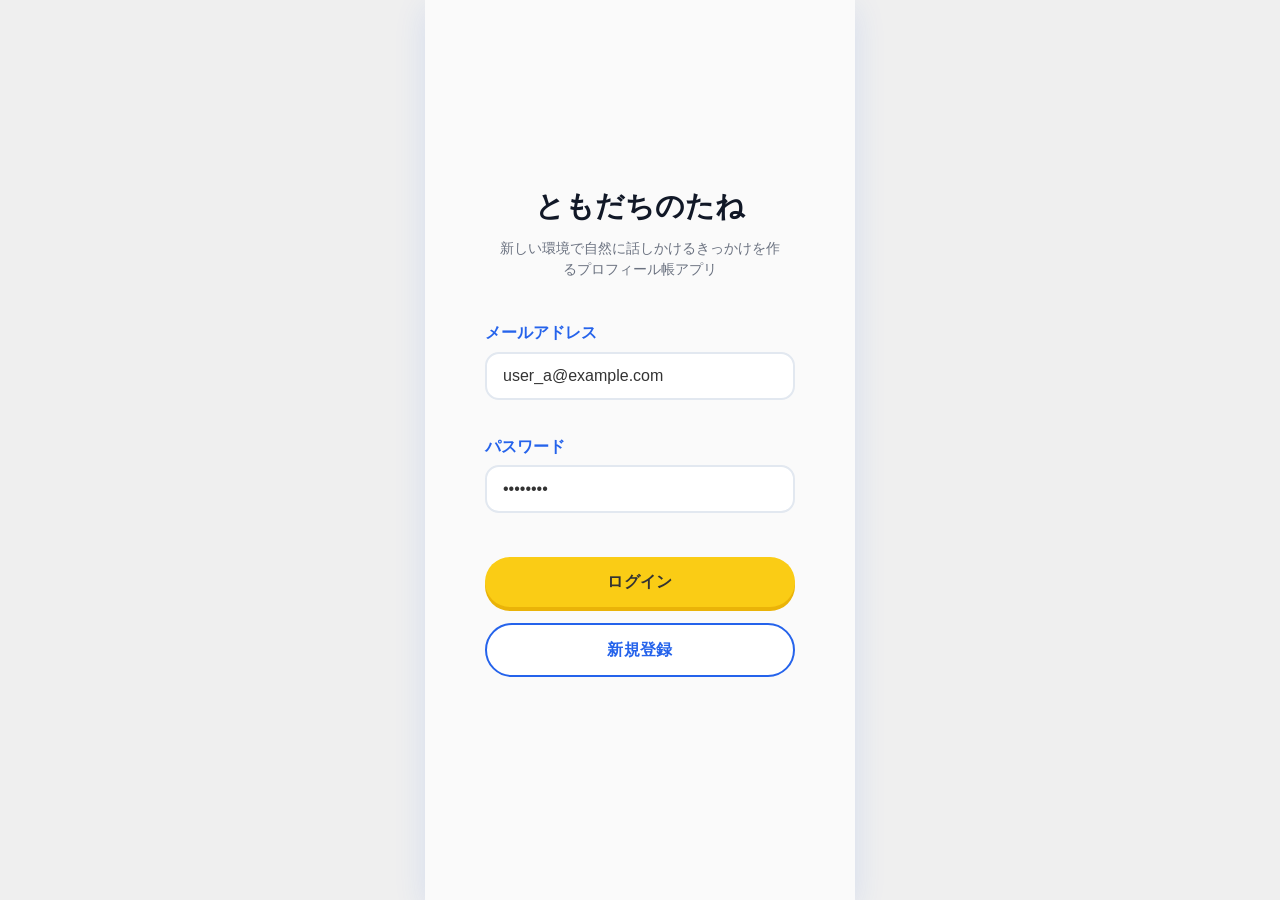
<file: index.html>
<!DOCTYPE html>
<html lang="ja">
<head>
  <meta charset="UTF-8">
  <meta name="viewport" content="width=device-width, initial-scale=1.0">
  <title>ログイン - ともだちのたね</title>
  <link rel="stylesheet" href="./style.css">
</head>
<body>
  <div class="app-container">
    <main class="content" style="display: flex; flex-direction: column; justify-content: center; align-items: center; text-align: center; padding-top: 60px;">
      <h1 style="font-size: 1.8rem; margin-bottom: 10px; color: #111827;">ともだちのたね</h1>
      <p style="font-size: 0.85rem; color: #6b7280; margin-bottom: 40px; max-width: 280px; line-height: 1.5;">
        新しい環境で自然に話しかけるきっかけを作るプロフィール帳アプリ
      </p>

      <div style="width: 100%; max-width: 310px; display: flex; flex-direction: column; gap: 16px;">
        <div class="form-group" style="text-align: left;">
          <label>メールアドレス</label>
          <input type="email" class="form-control" value="user_a@example.com" placeholder="example@domain.com">
        </div>
        <div class="form-group" style="text-align: left;">
          <label>パスワード</label>
          <input type="password" class="form-control" value="••••••••" placeholder="パスワード">
        </div>

        <a href="./home.html" class="btn btn-primary btn-block" style="padding: 12px; margin-top: 10px;">ログイン</a>
        <a href="./signup.html" class="btn btn-secondary btn-block" style="padding: 12px;">新規登録</a>
      </div>
    </main>
  </div>
  <script src="./script.js"></script>
</body>
</html>
</file>
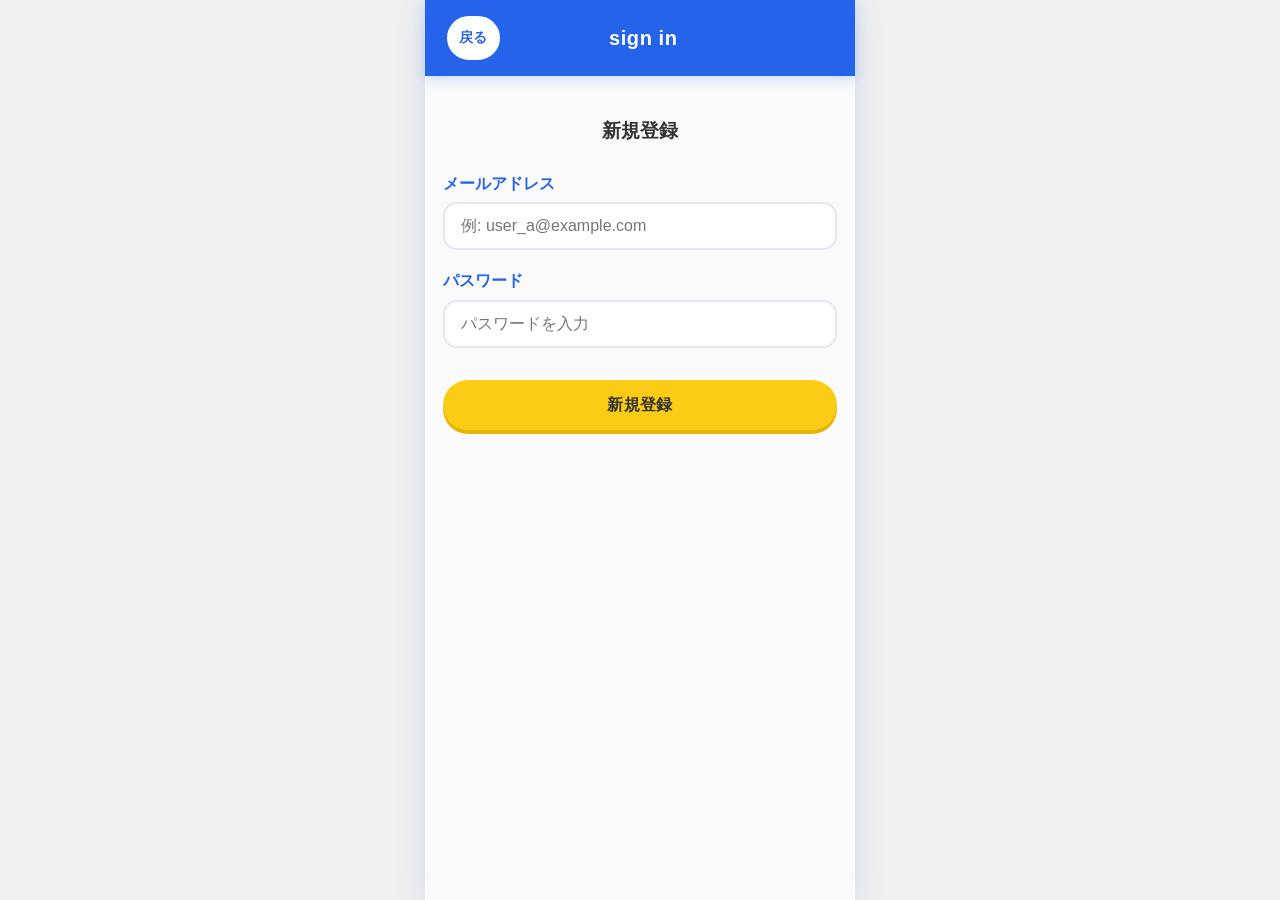
<file: signup.html>
<!DOCTYPE html>
<html lang="ja">
<head>
  <meta charset="UTF-8">
  <meta name="viewport" content="width=device-width, initial-scale=1.0">
  <title>新規登録 - ともだちのたね</title>
  <link rel="stylesheet" href="./style.css">
</head>
<body>
  <div class="app-container">
    <header class="app-header">
      <a href="./index.html" class="btn btn-secondary" style="padding: 4px 12px; font-size: 0.85rem;">戻る</a>
      <h1>sign in</h1>
      <div style="width: 50px;"></div>
    </header>

    <main class="content">
      <div style="margin-top: 20px;">
        <h2 style="font-size: 1.2rem; margin-bottom: 24px; text-align: center;">新規登録</h2>

        <div class="form-group">
          <label>メールアドレス</label>
          <input type="email" class="form-control" placeholder="例: user_a@example.com">
        </div>

        <div class="form-group">
          <label>パスワード</label>
          <input type="password" class="form-control" placeholder="パスワードを入力">
        </div>

        <div style="margin-top: 32px;">
          <a href="./create_profile.html" class="btn btn-primary btn-block" style="padding: 12px;">新規登録</a>
        </div>
      </div>
    </main>
  </div>
  <script src="./script.js"></script>
</body>
</html>
</file>
<file: style.css>
/* style.css - ともだちのたね 共通スタイル */
:root {
  --color-main: #2563EB;        /* メインの色（見出し・上の帯） */
  --color-main-dark: #1D4ED8;   /* メイン色のホバー・強調用 */
  --color-accent: #FACC15;      /* 強調の色（主なボタン） */
  --color-accent-dark: #EAB308; /* 強調色のホバー用 */
  --color-bg: #FAFAFA;          /* 背景の色 */
  --color-surface: #FFFFFF;     /* カードなどの白い面 */
  --color-text: #333333;        /* 文字の色 */
  --color-text-muted: #666666;  /* 補足文字の色 */
  --color-border: #E2E8F0;      /* 枠線の色 */
}

* {
  box-sizing: border-box;
  margin: 0;
  padding: 0;
  font-family: "Hiragino Maru Gothic ProN", "Rounded Mplus 1c", -apple-system, BlinkMacSystemFont, "Segoe UI", Roboto, "Helvetica Neue", Arial, sans-serif;
  -webkit-tap-highlight-color: transparent;
}

html {
  font-size: 16px; /* 本文基準を16pxに設定 */
}

body {
  background-color: #EFEFEF;
  color: var(--color-text);
  font-size: 1rem; /* 16px */
  line-height: 1.6;
  display: flex;
  justify-content: center;
  min-height: 100dvh;
}

.app-container {
  width: 100%;
  max-width: 430px;
  min-height: 100dvh;
  background-color: var(--color-bg);
  display: flex;
  flex-direction: column;
  position: relative;
  box-shadow: 0 8px 30px rgba(37, 99, 235, 0.12);
}

/* ヘッダー（上の帯） */
header.app-header {
  padding: 14px 20px;
  min-height: 60px;
  display: flex;
  justify-content: space-between;
  align-items: center;
  background-color: var(--color-main);
  color: #FFFFFF;
  position: sticky;
  top: 0;
  z-index: 20;
  box-shadow: 0 4px 12px rgba(37, 99, 235, 0.2);
}

header.app-header h1 {
  font-size: 1.25rem; /* 20px */
  font-weight: 800;
  letter-spacing: 0.03em;
  color: #FFFFFF;
}

.header-actions {
  display: flex;
  align-items: center;
  gap: 8px;
}

/* アイコンボタン（Material Symbols / 絵文字 / 画像に対応） */
.icon-btn {
  background: rgba(255, 255, 255, 0.18);
  border: none;
  cursor: pointer;
  min-width: 44px;
  min-height: 44px;
  padding: 8px;
  display: inline-flex;
  align-items: center;
  justify-content: center;
  border-radius: 50%;
  color: #FFFFFF;
  font-size: 1.4rem;
  line-height: 1;
  transition: background-color 0.2s, transform 0.15s;
}

.icon-btn:hover,
.icon-btn:active {
  background-color: rgba(255, 255, 255, 0.3);
  transform: scale(0.95);
}

.icon-btn img {
  width: 24px;
  height: 24px;
  object-fit: contain;
}

.icon-btn .material-symbols-outlined,
.icon-btn .material-icons {
  font-size: 24px;
}

/* メインコンテンツエリア */
main.content {
  flex: 1;
  padding: 20px 18px;
  padding-bottom: 100px; /* フッターと重ならない余白 */
  overflow-y: auto;
}

/* フォーム設定 */
.form-group {
  margin-bottom: 18px;
}

.form-group label {
  display: block;
  font-size: 1rem; /* 16px */
  font-weight: 700;
  color: var(--color-main);
  margin-bottom: 6px;
}

.form-control {
  width: 100%;
  min-height: 48px;
  padding: 12px 16px;
  border: 2px solid var(--color-border);
  border-radius: 14px;
  font-size: 1rem; /* 16px（スマホ入力時の自動ズーム防止） */
  background-color: var(--color-surface);
  color: var(--color-text);
  transition: border-color 0.2s, box-shadow 0.2s;
}

.form-control:focus {
  outline: none;
  border-color: var(--color-main);
  box-shadow: 0 0 0 4px rgba(37, 99, 235, 0.15);
}

/* ボタン設定（角丸・高さ44px以上） */
.btn {
  display: inline-flex;
  align-items: center;
  justify-content: center;
  gap: 8px;
  min-height: 48px;
  padding: 12px 22px;
  border-radius: 9999px; /* ポップなピル型（カプセル型） */
  font-size: 1rem; /* 16px */
  font-weight: 800;
  letter-spacing: 0.02em;
  text-decoration: none;
  cursor: pointer;
  border: none;
  transition: background-color 0.2s, transform 0.15s, box-shadow 0.2s;
}

.btn:active {
  transform: translateY(2px) scale(0.98);
}

/* 主なボタン（強調の色：#FACC15） */
.btn-primary {
  background-color: var(--color-accent);
  color: var(--color-text);
  box-shadow: 0 4px 0 var(--color-accent-dark);
}

.btn-primary:hover {
  background-color: #FDE047;
}

.btn-primary:active {
  box-shadow: 0 1px 0 var(--color-accent-dark);
}

/* サブボタン */
.btn-secondary {
  background-color: var(--color-surface);
  color: var(--color-main);
  border: 2px solid var(--color-main);
}

.btn-secondary:hover {
  background-color: rgba(37, 99, 235, 0.08);
}

.btn-block {
  width: 100%;
}

/* プロフィールカード・アバター表示 */
.avatar-container {
  display: flex;
  justify-content: center;
  margin-bottom: 20px;
}

.avatar-img {
  width: 120px;
  height: 120px;
  border-radius: 50%;
  object-fit: cover;
  border: 4px solid var(--color-accent);
  background-color: var(--color-surface);
  box-shadow: 0 6px 16px rgba(37, 99, 235, 0.15);
}

.profile-card {
  background: var(--color-surface);
  border: 2px solid var(--color-border);
  border-radius: 20px;
  padding: 20px;
  margin-bottom: 20px;
  box-shadow: 0 6px 18px rgba(0, 0, 0, 0.04);
}

.profile-info-list {
  display: flex;
  flex-direction: column;
  gap: 14px;
}

.info-item {
  display: flex;
  flex-direction: column; /* スマホで16px以上の文字が窮屈にならないよう縦並びにも強く */
  gap: 4px;
  border-bottom: 2px dashed var(--color-border);
  padding-bottom: 10px;
  font-size: 1rem; /* 16px */
}

.info-label {
  font-size: 0.9rem;
  font-weight: 700;
  color: var(--color-main);
}

.info-value {
  color: var(--color-text);
  font-weight: 500;
  word-break: break-word;
}

/* フッター固定ナビゲーション */
footer.nav-bar {
  position: fixed;
  bottom: 0;
  width: 100%;
  max-width: 430px;
  min-height: 72px;
  background-color: var(--color-surface);
  border-top: 2px solid var(--color-border);
  display: flex;
  justify-content: space-around;
  align-items: center;
  padding: 8px 12px;
  padding-bottom: calc(8px + env(safe-area-inset-bottom));
  gap: 8px;
  z-index: 20;
  box-shadow: 0 -4px 16px rgba(0, 0, 0, 0.05);
}

.nav-link {
  flex: 1;
  min-height: 46px;
  display: inline-flex;
  align-items: center;
  justify-content: center;
  gap: 4px;
  text-align: center;
  padding: 8px 10px;
  text-decoration: none;
  color: var(--color-text);
  font-size: 1rem; /* 16px */
  font-weight: 700;
  border-radius: 9999px;
  background-color: var(--color-bg);
  border: 2px solid var(--color-border);
  transition: all 0.2s;
}

.nav-link:hover,
.nav-link:active,
.nav-link.active {
  background-color: var(--color-main);
  border-color: var(--color-main);
  color: #FFFFFF;
}

/* 検索ボックスと友達リスト */
.search-box {
  display: flex;
  align-items: center;
  gap: 10px;
  min-height: 50px;
  background: var(--color-surface);
  border-radius: 9999px;
  padding: 8px 18px;
  margin-bottom: 22px;
  border: 2px solid var(--color-main);
  box-shadow: 0 4px 12px rgba(37, 99, 235, 0.08);
}

.search-box img {
  width: 22px;
  height: 22px;
}

.search-box .material-symbols-outlined,
.search-box .material-icons {
  font-size: 24px;
  color: var(--color-main);
}

.search-box input {
  border: none;
  background: transparent;
  width: 100%;
  font-size: 1rem; /* 16px */
  color: var(--color-text);
  outline: none;
}

.user-list {
  display: flex;
  flex-direction: column;
  gap: 12px;
}

.user-item {
  display: flex;
  align-items: center;
  justify-content: space-between;
  gap: 12px;
  padding: 14px 16px;
  border: 2px solid var(--color-border);
  border-radius: 18px;
  background-color: var(--color-surface);
  font-size: 1rem; /* 16px */
  font-weight: 700;
  box-shadow: 0 4px 10px rgba(0, 0, 0, 0.03);
}

.user-item-info {
  display: flex;
  align-items: center;
  gap: 14px;
}

.user-item-avatar {
  width: 48px;
  height: 48px;
  border-radius: 50%;
  object-fit: cover;
  border: 2px solid var(--color-main);
}

/* 友達追加ボタン（44px以上・丸型） */
.add-btn {
  background: var(--color-accent);
  border: none;
  font-size: 1.3rem;
  font-weight: 800;
  min-width: 44px;
  min-height: 44px;
  width: 44px;
  height: 44px;
  border-radius: 50%;
  cursor: pointer;
  display: flex;
  align-items: center;
  justify-content: center;
  color: var(--color-text);
  box-shadow: 0 3px 0 var(--color-accent-dark);
  transition: transform 0.15s, background-color 0.2s;
  flex-shrink: 0;
}

.add-btn:active {
  transform: translateY(2px);
  box-shadow: none;
}

.add-btn.added {
  background-color: var(--color-main);
  color: #FFFFFF;
  box-shadow: 0 3px 0 var(--color-main-dark);
}

/* プロフィール帳 めくり（フリップ・フェード）スタイル */
.card-nav {
  display: flex;
  justify-content: space-between;
  align-items: center;
  gap: 8px;
  margin-bottom: 18px;
  background: var(--color-surface);
  padding: 10px 12px;
  border-radius: 18px;
  border: 2px solid var(--color-border);
  font-size: 1rem; /* 16px */
  font-weight: 700;
}

.card-nav-btn {
  background: var(--color-accent);
  border: none;
  min-height: 44px;
  padding: 8px 16px;
  border-radius: 9999px;
  font-size: 1rem; /* 16px */
  font-weight: 800;
  cursor: pointer;
  color: var(--color-text);
  box-shadow: 0 3px 0 var(--color-accent-dark);
  transition: transform 0.15s, background-color 0.2s;
}

.card-nav-btn:hover {
  background: #FDE047;
}

.card-nav-btn:active {
  transform: translateY(2px);
  box-shadow: none;
}

.card-deck {
  position: relative;
  perspective: 1000px;
}

.friend-card-content {
  transition: opacity 0.35s cubic-bezier(0.34, 1.56, 0.64, 1), transform 0.35s cubic-bezier(0.34, 1.56, 0.64, 1);
}

.friend-card-content.fade-out {
  opacity: 0;
  transform: scale(0.94) rotate(-1deg);
}

.friend-card-content.fade-in {
  opacity: 1;
  transform: scale(1) rotate(0deg);
}
</file>
